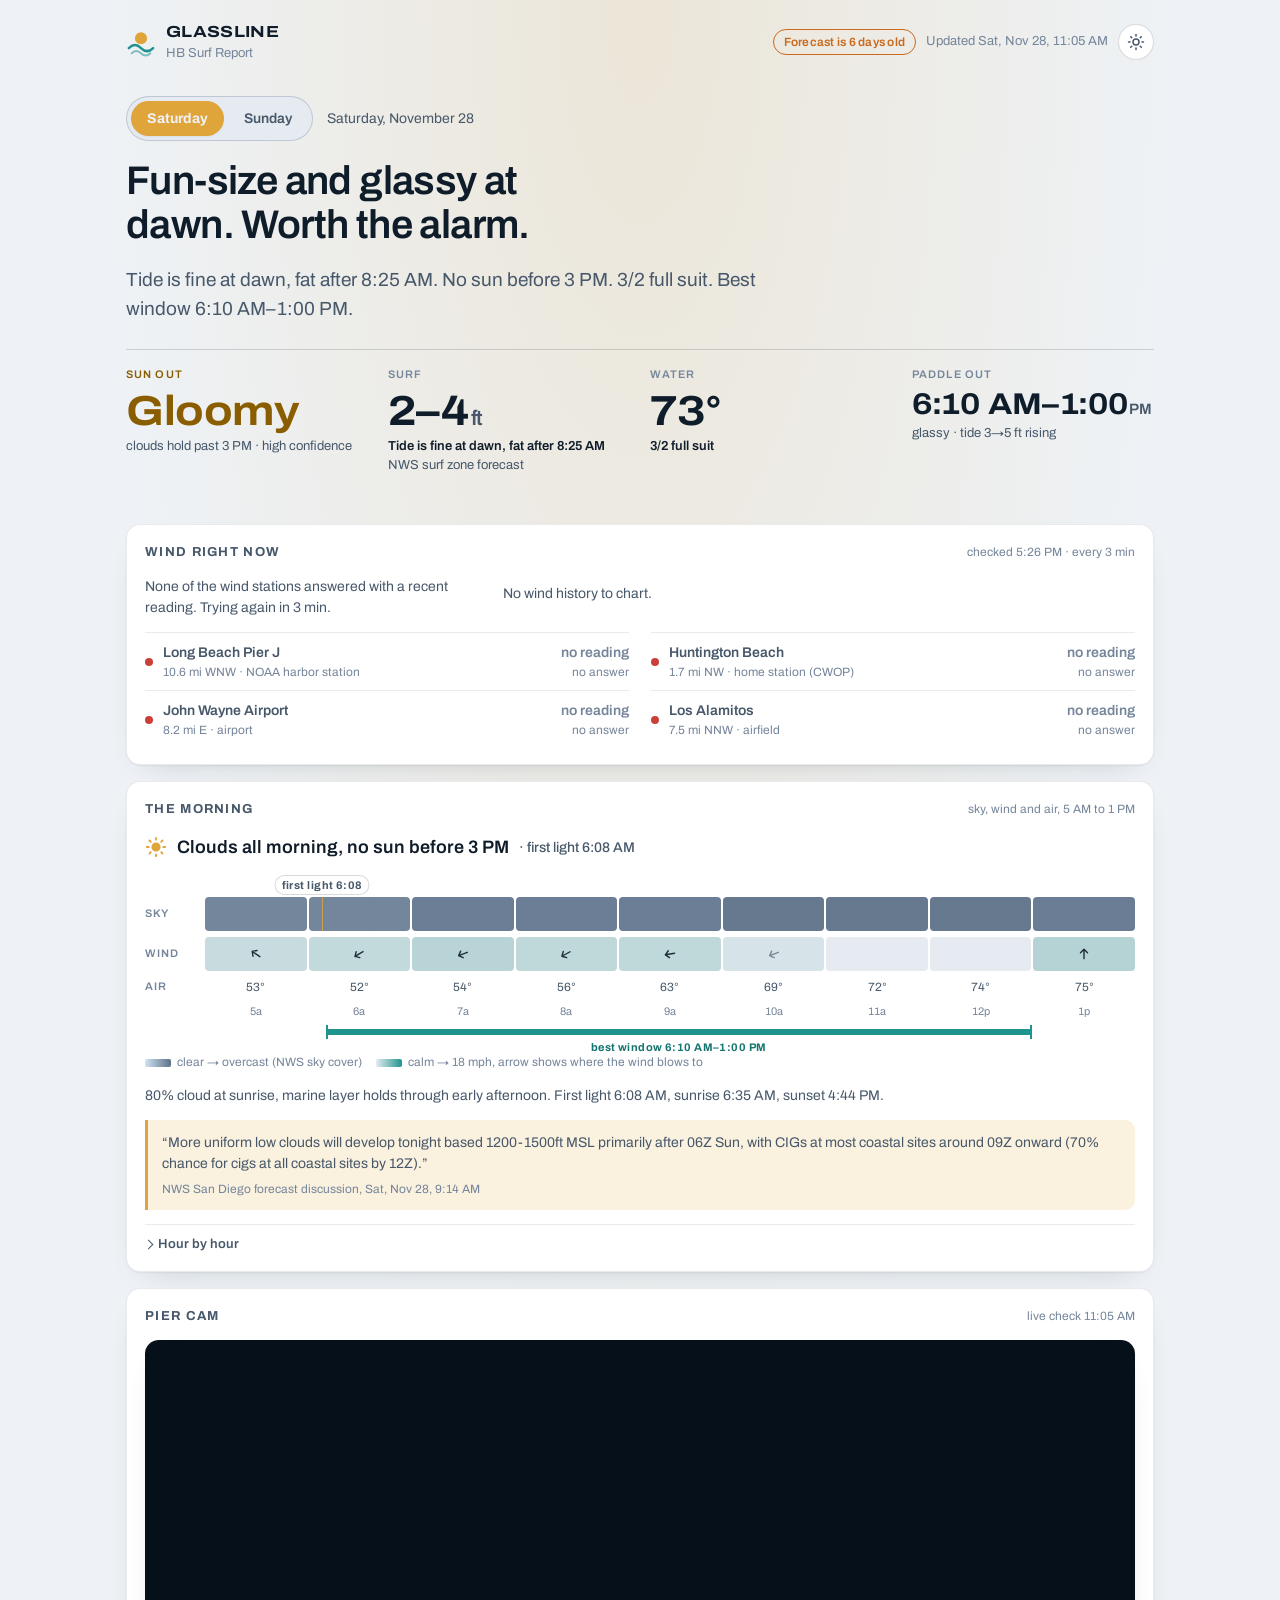
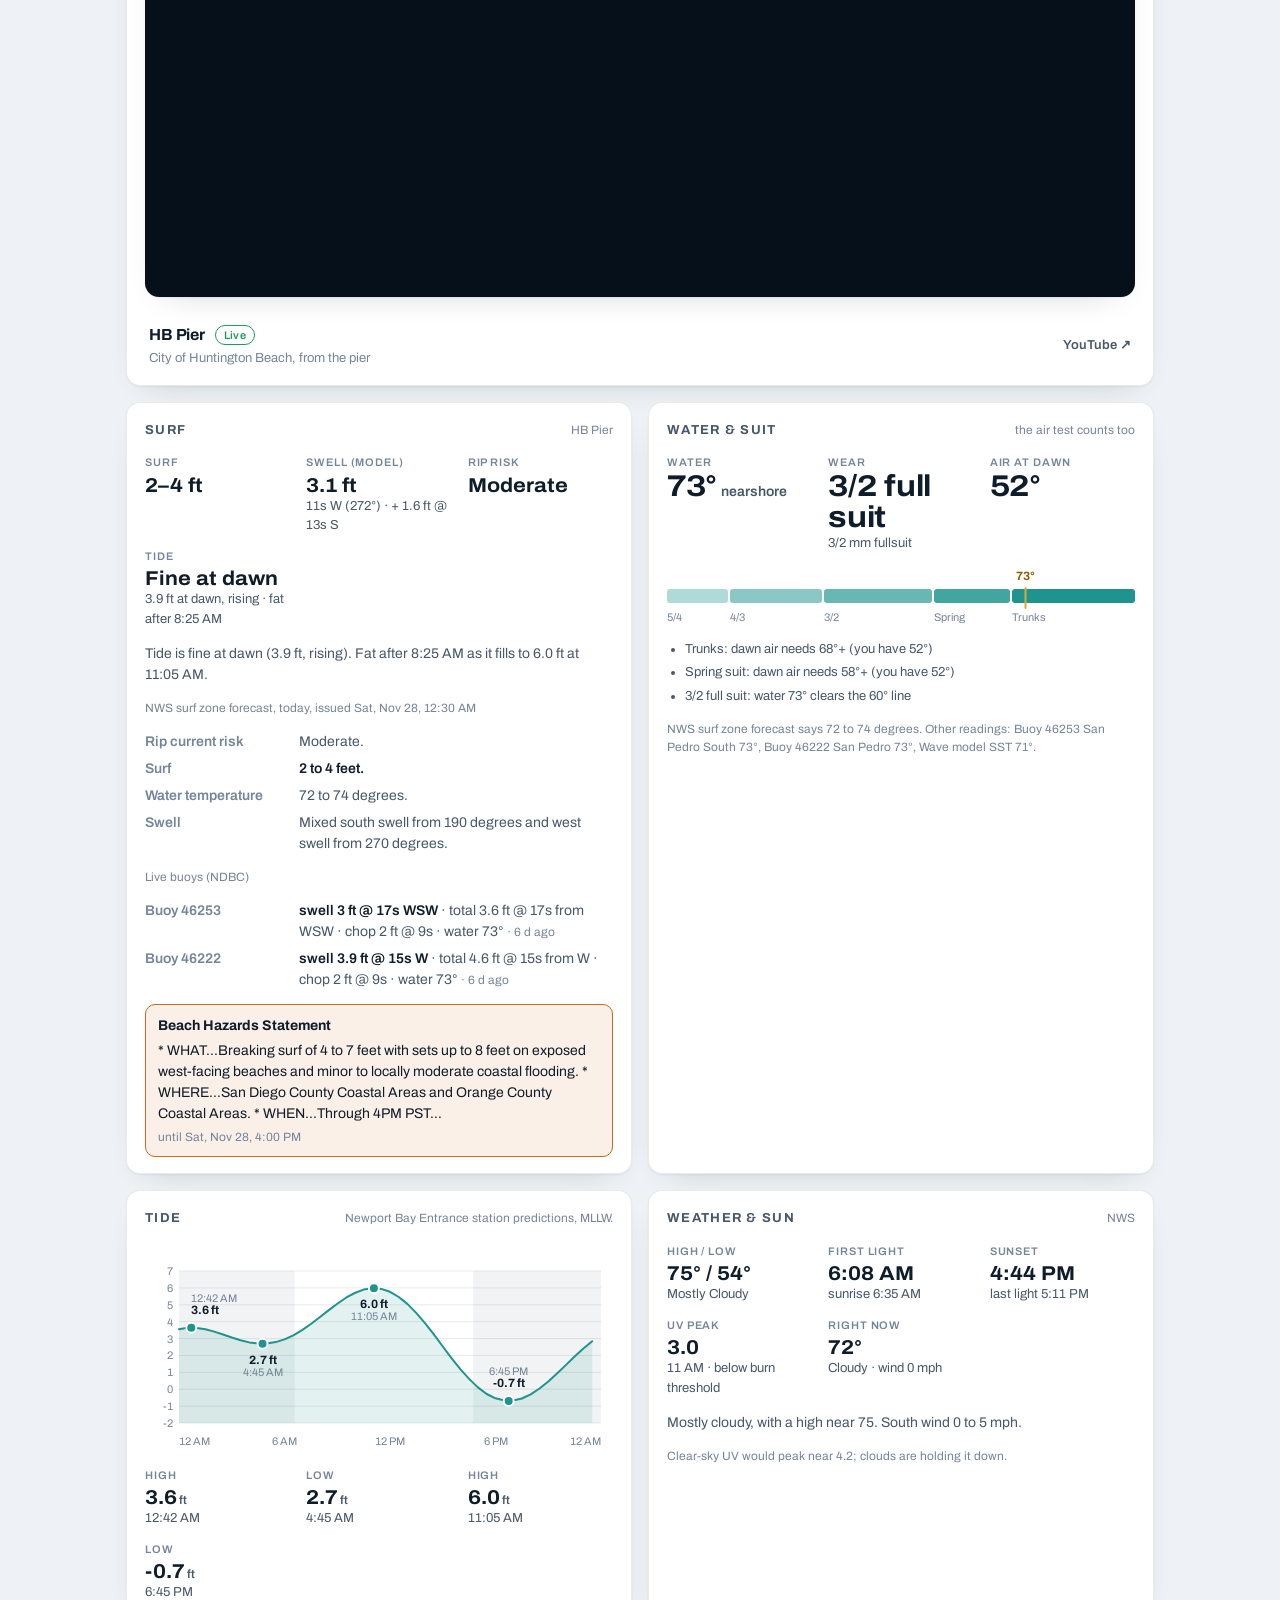
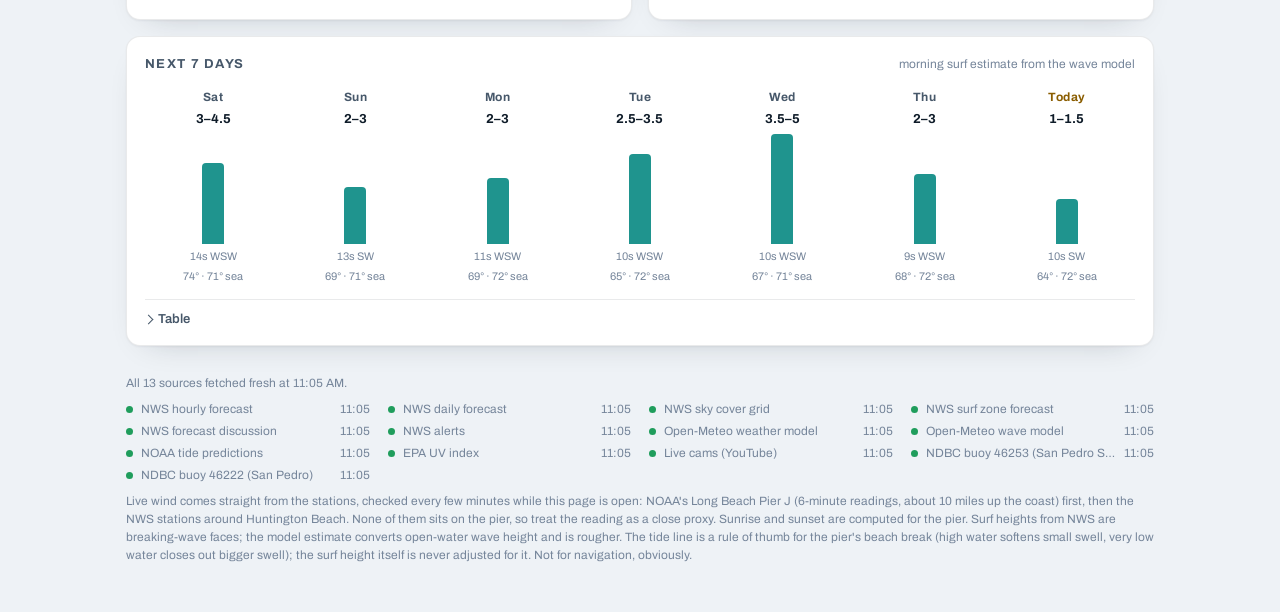
<file: site/index.html>
<!doctype html>
<html lang="en">
<head>
  <meta charset="utf-8">
  <meta name="viewport" content="width=device-width, initial-scale=1, viewport-fit=cover">
  <title>Glassline HB Surf Report</title>
  <meta name="description" content="Surf, live wind, water temperature, wetsuit call and sun-out time for Huntington Beach Pier.">
  <meta name="apple-mobile-web-app-title" content="Glassline">
  <meta name="robots" content="noindex, nofollow">
  <meta name="theme-color" content="#0b1520">
  <link rel="icon" href="data:image/svg+xml,%3Csvg xmlns='http://www.w3.org/2000/svg' viewBox='0 0 32 32'%3E%3Ccircle cx='16' cy='13' r='7' fill='%23f0b64a'/%3E%3Cpath d='M2 24c4-4 8-4 12 0s8 4 12 0' fill='none' stroke='%234dbdb5' stroke-width='3' stroke-linecap='round'/%3E%3C/svg%3E">
  <link rel="preconnect" href="https://fonts.googleapis.com">
  <link rel="preconnect" href="https://fonts.gstatic.com" crossorigin>
  <link rel="stylesheet" href="https://fonts.googleapis.com/css2?family=Archivo:ital,wdth,wght@0,62..125,100..900;1,62..125,100..900&display=swap">
  <link rel="stylesheet" href="styles.css">
</head>
<body>
  <div class="wrap">
    <header class="top">
      <div class="brand">
        <svg class="brand-mark" viewBox="0 0 32 32" aria-hidden="true">
          <circle cx="16" cy="12" r="6.5" fill="currentColor"/>
          <path d="M3 22.5c4.3-4.3 8.7-4.3 13 0s8.7 4.3 13 0" fill="none" stroke="var(--sea)" stroke-width="2.6" stroke-linecap="round"/>
          <path d="M6 28c3.3-3.3 6.7-3.3 10 0s6.7 3.3 10 0" fill="none" stroke="var(--sea)" stroke-width="2" stroke-linecap="round" opacity=".55"/>
        </svg>
        <div>
          <div class="brand-name">Glassline</div>
          <div class="brand-sub">HB Surf Report</div>
        </div>
      </div>
      <div class="top-meta">
        <span class="pill warn" id="stale" hidden></span>
        <span class="top-right">
          <span class="updated" id="updated">Loading…</span>
          <button class="icon-btn" id="theme" type="button" aria-label="Theme: system. Click to change.">
            <svg viewBox="0 0 24 24" fill="none" stroke="currentColor" stroke-width="2" stroke-linecap="round" aria-hidden="true">
              <circle cx="12" cy="12" r="4"/><path d="M12 2v2M12 20v2M4.9 4.9l1.4 1.4M17.7 17.7l1.4 1.4M2 12h2M20 12h2M4.9 19.1l1.4-1.4M17.7 6.3l1.4-1.4"/>
            </svg>
          </button>
        </span>
      </div>
    </header>

    <p id="loading" class="note">Loading the forecast…</p>
    <div id="error" class="error" hidden></div>

    <main id="main" hidden>
      <section class="hero" aria-labelledby="headline">
        <div class="hero-date">
          <div class="tabs" id="day-tabs" role="tablist" aria-label="Day"></div>
          <span id="day-pretty">—</span>
        </div>
        <h1 class="headline" id="headline">—</h1>
        <p class="subline" id="subline"></p>
        <div class="kpis">
          <div class="kpi kpi-hero" id="kpi-sun"><div class="kpi-label">Sun out</div><div class="kpi-value">—</div><div class="kpi-note"></div></div>
          <div class="kpi" id="kpi-surf"><div class="kpi-label">Surf</div><div class="kpi-value">—</div><div class="kpi-note"></div></div>
          <div class="kpi" id="kpi-water"><div class="kpi-label">Water</div><div class="kpi-value">—</div><div class="kpi-note"></div></div>
          <div class="kpi" id="kpi-window"><div class="kpi-label">Paddle out</div><div class="kpi-value">—</div><div class="kpi-note"></div></div>
        </div>
      </section>

      <div class="panels">
        <section class="card" aria-labelledby="h-live" id="live-card" hidden>
          <div class="card-head"><h2 id="h-live">Wind right now</h2><span class="card-meta" id="live-meta">checking the stations…</span></div>
          <div class="live-grid">
            <div class="live-read" id="live-read"></div>
            <div class="live-chart">
              <div class="chart" id="wind-chart"></div>
              <div class="legend" id="wind-legend"></div>
            </div>
          </div>
          <ul class="stations" id="live-stations"></ul>
        </section>

        <section class="card" aria-labelledby="h-morning">
          <div class="card-head"><h2 id="h-morning">The morning</h2><span class="card-meta">sky, wind and air, 5 AM to 1 PM</span></div>
          <p class="sun-line" id="sun-line"></p>
          <div class="strip" id="morning-strip"></div>
          <p class="note" id="sun-note"></p>
          <blockquote class="afd" id="afd" hidden></blockquote>
          <details>
            <summary>Hour by hour</summary>
            <div class="table-wrap">
              <table id="morning-table">
                <thead><tr><th>Hour</th><th class="num">Cloud</th><th>Sky</th><th>Wind</th><th>Surface</th><th class="num">Air</th></tr></thead>
                <tbody></tbody>
              </table>
            </div>
          </details>
        </section>

        <section class="card" aria-labelledby="h-cams" id="cams-card" hidden>
          <div class="card-head"><h2 id="h-cams">Pier cam</h2><span class="card-meta" id="cams-meta"></span></div>
          <div class="cam-stage" id="cam-stage"></div>
          <div class="cam-cap" id="cam-cap"></div>
        </section>

        <div class="grid-2">
          <section class="card" aria-labelledby="h-surf">
            <div class="card-head"><h2 id="h-surf">Surf</h2><span class="card-meta">HB Pier</span></div>
            <div id="surf-body" style="display:grid;gap:14px"></div>
            <div class="alerts" id="alerts" hidden></div>
          </section>

          <section class="card" aria-labelledby="h-water">
            <div class="card-head"><h2 id="h-water">Water &amp; suit</h2><span class="card-meta">the air test counts too</span></div>
            <div id="water-body" style="display:grid;gap:14px"></div>
          </section>

          <section class="card" aria-labelledby="h-tide">
            <div class="card-head"><h2 id="h-tide">Tide</h2><span class="card-meta" id="tide-now"></span></div>
            <div class="chart" id="tide-chart"></div>
            <div class="stat-grid" id="tide-list"></div>
          </section>

          <section class="card" aria-labelledby="h-weather">
            <div class="card-head"><h2 id="h-weather">Weather &amp; sun</h2><span class="card-meta">NWS</span></div>
            <div id="weather-body" style="display:grid;gap:14px"></div>
          </section>
        </div>

        <section class="card" aria-labelledby="h-week">
          <div class="card-head"><h2 id="h-week">Next 7 days</h2><span class="card-meta">morning surf estimate from the wave model</span></div>
          <div class="week" id="week"></div>
          <details>
            <summary>Table</summary>
            <div class="table-wrap">
              <table id="week-table">
                <thead><tr><th>Day</th><th>Surf est.</th><th class="num">Open water ft</th><th class="num">Period s</th><th>Dir</th><th class="num">Sea</th><th class="num">Air hi/lo</th></tr></thead>
                <tbody></tbody>
              </table>
            </div>
          </details>
        </section>

        <footer class="sources">
          <div id="sources-summary"></div>
          <ul class="src-list" id="sources"></ul>
          <div>Live wind comes straight from the stations, checked every few minutes while this page is open: NOAA's Long Beach Pier J (6-minute readings, about 10 miles up the coast) first, then the NWS stations around Huntington Beach. None of them sits on the pier, so treat the reading as a close proxy. Sunrise and sunset are computed for the pier. Surf heights from NWS are breaking-wave faces; the model estimate converts open-water wave height and is rougher. The tide line is a rule of thumb for the pier's beach break (high water softens small swell, very low water closes out bigger swell); the surf height itself is never adjusted for it. Not for navigation, obviously.</div>
        </footer>
      </div>
    </main>
  </div>
  <script src="app.js"></script>
</body>
</html>
</file>
<file: site/styles.css>
/* Glassline HB Surf Report — dawn patrol dashboard
   Layout: one column of stacked panels on a phone; a hero across the top and a
   two-column grid of panels from 760px. Dark ("pre-dawn") is the base theme
   because the page gets read at 5 AM; light ("after the burn-off") follows the
   OS or the toggle. */

:root {
  color-scheme: dark;
  --bg: #0b1520;
  --bg-2: #111e2c;
  --bg-3: #182837;
  --ink: #ecf2f7;
  --ink-2: #a9b8c7;
  --ink-3: #74869a;
  --line: rgba(236, 242, 247, 0.09);
  --line-2: rgba(236, 242, 247, 0.16);
  --accent: #f0b64a;
  --accent-text: #f4c467;
  --accent-soft: rgba(240, 182, 74, 0.14);
  --sea: #4dbdb5;
  --sea-text: #7fd6cf;
  --sea-soft: rgba(77, 189, 181, 0.13);
  --cloud: #9fb0c2;
  --sky-clear: #2a4360;
  --good: #4fc98a;
  --warn: #f2914f;
  --bad: #ef6b63;
  --shadow: 0 1px 0 rgba(255, 255, 255, 0.03) inset, 0 12px 40px -24px rgba(0, 0, 0, 0.8);
  --hero-glow: radial-gradient(60% 55% at 50% 0%, rgba(240, 182, 74, 0.18), rgba(240, 182, 74, 0) 70%);
  --font: "Archivo", "Helvetica Neue", Arial, sans-serif;
  --radius: 14px;
}

@media (prefers-color-scheme: light) {
  :root:not([data-theme="dark"]) {
    color-scheme: light;
    --bg: #eef2f6;
    --bg-2: #ffffff;
    --bg-3: #e5ebf1;
    --ink: #0f1c29;
    --ink-2: #47586a;
    --ink-3: #75859a;
    --line: rgba(15, 28, 41, 0.09);
    --line-2: rgba(15, 28, 41, 0.16);
    --accent: #e0a53a;
    --accent-text: #8a5d00;
    --accent-soft: rgba(224, 165, 58, 0.16);
    --sea: #1f948e;
    --sea-text: #157570;
    --sea-soft: rgba(31, 148, 142, 0.12);
    --cloud: #5d7087;
    --sky-clear: #cfe3f5;
    --good: #1f9d5c;
    --warn: #c96a1f;
    --bad: #c9403a;
    --shadow: 0 1px 2px rgba(15, 28, 41, 0.05), 0 12px 32px -22px rgba(15, 28, 41, 0.3);
    --hero-glow: radial-gradient(60% 55% at 50% 0%, rgba(224, 165, 58, 0.16), rgba(224, 165, 58, 0) 70%);
  }
}

:root[data-theme="light"] {
  color-scheme: light;
  --bg: #eef2f6;
  --bg-2: #ffffff;
  --bg-3: #e5ebf1;
  --ink: #0f1c29;
  --ink-2: #47586a;
  --ink-3: #75859a;
  --line: rgba(15, 28, 41, 0.09);
  --line-2: rgba(15, 28, 41, 0.16);
  --accent: #e0a53a;
  --accent-text: #8a5d00;
  --accent-soft: rgba(224, 165, 58, 0.16);
  --sea: #1f948e;
  --sea-text: #157570;
  --sea-soft: rgba(31, 148, 142, 0.12);
  --cloud: #5d7087;
  --sky-clear: #cfe3f5;
  --good: #1f9d5c;
  --warn: #c96a1f;
  --bad: #c9403a;
  --shadow: 0 1px 2px rgba(15, 28, 41, 0.05), 0 12px 32px -22px rgba(15, 28, 41, 0.3);
  --hero-glow: radial-gradient(60% 55% at 50% 0%, rgba(224, 165, 58, 0.16), rgba(224, 165, 58, 0) 70%);
}

* { box-sizing: border-box; }
html { -webkit-text-size-adjust: 100%; }
body {
  margin: 0;
  background: var(--bg);
  color: var(--ink);
  font-family: var(--font);
  font-size: 16px;
  line-height: 1.5;
  font-variation-settings: "wdth" 100;
  min-height: 100%;
  background-image: var(--hero-glow);
  background-repeat: no-repeat;
}
h1, h2, h3, p { margin: 0; }
a { color: inherit; }
button { font: inherit; color: inherit; }
svg { display: block; }
[hidden] { display: none !important; }

.wrap {
  width: min(1060px, 100%);
  margin-inline: auto;
  padding-inline: 16px;
  padding-block: 12px 48px;
}

/* ---------------------------------------------------------------- header */
.top {
  display: flex;
  flex-wrap: wrap;
  align-items: center;
  justify-content: space-between;
  gap: 10px 12px;
  padding-block: 8px 28px;
}
/* The brand yields first, so the meta block only drops to its own line when it
   cannot fit at all (the stale-forecast pill on a phone), never over the brand. */
.brand { display: flex; align-items: center; gap: 10px; min-width: 0; flex: 1 1 0; }
.brand-mark { width: 30px; height: 30px; color: var(--accent); flex: none; }
.brand-name {
  font-weight: 700;
  font-variation-settings: "wdth" 118;
  letter-spacing: 0.02em;
  font-size: 16px;
  text-transform: uppercase;
}
.brand-sub { color: var(--ink-3); font-size: 13px; }
.top-meta { display: flex; flex-wrap: wrap; align-items: center; justify-content: flex-end; gap: 8px 10px; color: var(--ink-3); font-size: 13px; }
.top-meta .updated { white-space: nowrap; }
.top-right { display: inline-flex; align-items: center; gap: 10px; }
.icon-btn {
  display: inline-flex; align-items: center; justify-content: center;
  width: 36px; height: 36px; border-radius: 999px;
  border: 1px solid var(--line-2); background: var(--bg-2); cursor: pointer;
  color: var(--ink-2);
}
.icon-btn:hover { color: var(--ink); border-color: var(--ink-3); }
.icon-btn:focus-visible, .tab:focus-visible, .cell:focus-visible, summary:focus-visible {
  outline: 2px solid var(--accent); outline-offset: 2px;
}
.icon-btn svg { width: 18px; height: 18px; }

/* ---------------------------------------------------------------- pills */
.pill {
  display: inline-flex; align-items: center; gap: 6px;
  padding: 3px 10px; border-radius: 999px; font-size: 12px; font-weight: 600;
  letter-spacing: 0.02em; border: 1px solid var(--line-2); color: var(--ink-2);
  white-space: nowrap;
}
.pill.warn { color: var(--warn); border-color: currentColor; }
.pill.bad { color: var(--bad); border-color: currentColor; }
.pill.good { color: var(--good); border-color: currentColor; }
.pill svg { width: 12px; height: 12px; }

/* ---------------------------------------------------------------- hero */
.hero { display: grid; gap: 18px; padding-block: 4px 34px; }
.hero-date { display: flex; flex-wrap: wrap; align-items: center; gap: 10px 14px; color: var(--ink-2); font-size: 14px; }
.tabs {
  display: inline-flex; gap: 4px; padding: 4px; border-radius: 999px;
  background: var(--bg-3); border: 1px solid color-mix(in oklab, var(--ink-3) 35%, transparent);
}
.tab {
  border: 0; background: transparent; padding: 7px 16px; border-radius: 999px;
  font-size: 14px; font-weight: 600; color: var(--ink-2); cursor: pointer;
  transition: background 0.15s ease, color 0.15s ease;
}
.tab:hover { color: var(--ink); }
.tab[aria-selected="true"] {
  background: var(--accent); color: var(--bg); font-weight: 700; box-shadow: var(--shadow);
}
.headline {
  font-size: clamp(26px, 4.6vw, 40px);
  font-weight: 600;
  line-height: 1.12;
  letter-spacing: -0.015em;
  text-wrap: balance;
  max-width: 22ch;
}
.subline { color: var(--ink-2); font-size: clamp(16px, 2.2vw, 19px); max-width: 60ch; text-wrap: pretty; }

.kpis {
  display: grid;
  grid-template-columns: repeat(2, minmax(0, 1fr));
  gap: 0 20px;
  border-top: 1px solid var(--line-2);
  margin-top: 8px;
}
@media (min-width: 760px) { .kpis { grid-template-columns: repeat(4, minmax(0, 1fr)); } }
.kpi { padding-block: 16px 14px; min-width: 0; }
.kpi + .kpi { border-top: 0; }
.kpi-label { font-size: 11px; font-weight: 600; letter-spacing: 0.1em; text-transform: uppercase; color: var(--ink-3); }
.kpi-value {
  font-size: clamp(30px, 4.5vw, 42px);
  font-weight: 700;
  font-variation-settings: "wdth" 112;
  line-height: 1.05;
  letter-spacing: -0.01em;
  margin-top: 6px;
  white-space: nowrap;
}
.kpi-value small { font-size: 0.5em; font-weight: 600; color: var(--ink-2); margin-left: 2px; font-variation-settings: "wdth" 100; }
.kpi-note { color: var(--ink-2); font-size: 13px; margin-top: 4px; text-wrap: pretty; }
.kpi-note b { color: var(--ink); font-weight: 600; }

/* ---------------------------------------------------------------- pier cam */
.cam-stage { position: relative; aspect-ratio: 16 / 9; border-radius: 14px; overflow: hidden; background: #06101a; box-shadow: var(--shadow); }
.cam-stage iframe { position: absolute; inset: 0; width: 100%; height: 100%; border: 0; display: block; }
.cam-cap { display: flex; align-items: center; justify-content: space-between; gap: 12px; padding: 12px 4px 0; }
.cam-text { min-width: 0; }
.cam-name { display: flex; align-items: center; gap: 10px; font-weight: 700; font-size: 16px; letter-spacing: -0.01em; }
.cam-name .pill { font-size: 11px; padding: 1px 8px; }
.cam-sub { color: var(--ink-3); font-size: 13px; margin-top: 2px; }
.cam-open { color: var(--ink-2); font-size: 13px; font-weight: 600; text-decoration: none; white-space: nowrap; }
.cam-open:hover { color: var(--ink); text-decoration: underline; }

/* ---------------------------------------------------------------- live wind */
.live-grid { display: grid; gap: 18px; align-items: center; }
@media (min-width: 760px) { .live-grid { grid-template-columns: minmax(260px, 330px) minmax(0, 1fr); gap: 28px; } }
.live-read { display: grid; gap: 12px; align-content: start; min-width: 0; }
.live-top { display: flex; align-items: center; gap: 16px; }
.live-num { display: grid; gap: 4px; min-width: 0; }
.live-val {
  font-size: clamp(40px, 9vw, 52px); font-weight: 700; font-variation-settings: "wdth" 112;
  line-height: 1; letter-spacing: -0.01em; white-space: nowrap;
}
.live-val small { font-size: 15px; font-weight: 600; color: var(--ink-2); margin-left: 5px; font-variation-settings: "wdth" 100; letter-spacing: 0; }
.live-sub { color: var(--ink-2); font-size: 13px; }
.live-tags { display: flex; flex-wrap: wrap; gap: 6px; margin-top: 4px; }
.live-src { display: flex; flex-wrap: wrap; align-items: center; gap: 6px 8px; color: var(--ink-3); font-size: 13px; }
.live-src a, .station .st-name { color: var(--ink-2); font-weight: 600; text-decoration: none; }
.live-src a:hover, .station .st-name:hover { color: var(--ink); text-decoration: underline; }
.pill.live { color: var(--good); border-color: currentColor; }
.pill.live::before {
  content: ""; width: 7px; height: 7px; border-radius: 50%; background: currentColor;
  box-shadow: 0 0 0 0 currentColor; animation: live-pulse 2s ease-out infinite;
}
@keyframes live-pulse {
  0% { box-shadow: 0 0 0 0 color-mix(in oklab, var(--good) 60%, transparent); }
  80%, 100% { box-shadow: 0 0 0 6px color-mix(in oklab, var(--good) 0%, transparent); }
}
.dial { width: 96px; height: 96px; flex: none; }
.dial-face { fill: var(--bg-3); stroke: var(--line-2); stroke-width: 1.5; }
.dial-sea { fill: color-mix(in oklab, var(--sea) 24%, transparent); }
.dial-shore { stroke: var(--sea); stroke-width: 1.5; stroke-dasharray: 3 3; opacity: 0.8; }
.dial-tick { stroke: var(--ink-3); stroke-width: 2; stroke-linecap: round; }
.dial-n { fill: var(--ink-3); font-size: 11px; font-weight: 700; font-family: var(--font); }
.dial-arrow { stroke: var(--ink); stroke-width: 6; stroke-linecap: round; }
.dial-head { fill: var(--ink); stroke: var(--ink); stroke-width: 2; stroke-linejoin: round; }
.dial-hub { fill: var(--ink-3); }
.live-chart { display: grid; gap: 8px; min-width: 0; }
.chart .future { fill: var(--ink); opacity: 0.035; }
.chart .fcst { fill: none; stroke: var(--ink-3); stroke-width: 1.8; stroke-dasharray: 5 4; stroke-linejoin: round; }
.chart .gust { fill: none; stroke: var(--sea); stroke-width: 1.6; stroke-dasharray: 0.1 4; stroke-linecap: round; opacity: 0.9; }
.chart .obs-dot { fill: var(--sea); stroke: var(--bg-2); stroke-width: 2.5; }
.chart .dir { fill: none; stroke: var(--ink-3); stroke-width: 1.6; stroke-linecap: round; stroke-linejoin: round; }
.chart .dir.obs { stroke: var(--sea-text); }
.chart circle.dir { fill: var(--ink-3); stroke: none; }
.chart circle.dir.obs { fill: var(--sea-text); }
.legend .sw.obs { background: var(--sea); height: 3px; }
.legend .sw.gust { height: 0; border-top: 2.5px dotted var(--sea); border-radius: 0; }
.legend .sw.fcst { height: 0; border-top: 2px dashed var(--ink-3); border-radius: 0; }
.stations {
  list-style: none; margin: 0; padding: 0; display: grid; gap: 0 22px;
  grid-template-columns: repeat(auto-fill, minmax(min(100%, 340px), 1fr));
}
.station {
  display: grid; grid-template-columns: auto minmax(0, 1fr) auto; align-items: center; gap: 10px;
  padding: 9px 0; border-top: 1px solid var(--line); font-size: 14px;
}
.station .dot { width: 8px; height: 8px; border-radius: 50%; background: var(--good); }
.station .dot.stale { background: var(--warn); }
.station .dot.off { background: var(--bad); }
.st-main, .st-read { display: grid; min-width: 0; }
.st-read { text-align: right; }
.station .st-name { overflow: hidden; text-overflow: ellipsis; white-space: nowrap; }
.station.lead .st-name { color: var(--ink); }
.st-val { font-weight: 700; white-space: nowrap; font-variant-numeric: tabular-nums; }
.st-val.muted { color: var(--ink-3); font-weight: 600; }
.st-sub { color: var(--ink-3); font-size: 12px; overflow: hidden; text-overflow: ellipsis; white-space: nowrap; }

/* ---------------------------------------------------------------- panels */
.panels { display: grid; gap: 16px; }
.grid-2 { display: grid; gap: 16px; }
@media (min-width: 760px) { .grid-2 { grid-template-columns: repeat(2, minmax(0, 1fr)); } }
.card {
  background: var(--bg-2);
  border: 1px solid var(--line);
  border-radius: var(--radius);
  padding: 18px 18px 16px;
  box-shadow: var(--shadow);
  min-width: 0;
  display: grid;
  gap: 14px;
  align-content: start;
}
.card-head { display: flex; align-items: baseline; justify-content: space-between; gap: 12px; flex-wrap: wrap; }
.card-head h2 { font-size: 13px; font-weight: 700; letter-spacing: 0.1em; text-transform: uppercase; color: var(--ink-2); }
.card-meta { color: var(--ink-3); font-size: 12px; }
.note { color: var(--ink-2); font-size: 14px; text-wrap: pretty; }
.note b, .stat-row b { color: var(--ink); font-weight: 600; }
.big { font-size: 30px; font-weight: 700; font-variation-settings: "wdth" 112; line-height: 1.05; letter-spacing: -0.01em; }
.big small { font-size: 14px; font-weight: 600; color: var(--ink-2); font-variation-settings: "wdth" 100; letter-spacing: 0; margin-left: 4px; }

.stat-grid { display: grid; grid-template-columns: repeat(auto-fit, minmax(120px, 1fr)); gap: 12px 16px; }
.stat { min-width: 0; }
.stat .lbl { font-size: 11px; font-weight: 600; letter-spacing: 0.08em; text-transform: uppercase; color: var(--ink-3); }
.stat .val { font-size: 20px; font-weight: 700; font-variation-settings: "wdth" 108; line-height: 1.2; margin-top: 2px; }
.stat .val small { font-size: 12px; color: var(--ink-2); font-weight: 600; font-variation-settings: "wdth" 100; margin-left: 2px; }
.stat .sub { color: var(--ink-2); font-size: 13px; }

.kv { display: grid; grid-template-columns: minmax(96px, 30%) 1fr; gap: 6px 14px; font-size: 14px; margin: 0; }
.kv dt { color: var(--ink-3); font-weight: 600; }
.kv dd { margin: 0; color: var(--ink-2); min-width: 0; overflow-wrap: anywhere; }
.kv dd b { color: var(--ink); font-weight: 600; }

blockquote.afd {
  margin: 0;
  padding: 12px 14px;
  border-left: 3px solid var(--accent);
  background: var(--accent-soft);
  border-radius: 0 10px 10px 0;
  font-size: 14px;
  color: var(--ink-2);
  text-wrap: pretty;
}
blockquote.afd cite { display: block; margin-top: 6px; font-style: normal; font-size: 12px; color: var(--ink-3); }

details { border-top: 1px solid var(--line); padding-top: 10px; }
summary { cursor: pointer; font-size: 13px; font-weight: 600; color: var(--ink-2); list-style: none; display: flex; align-items: center; gap: 6px; }
summary::-webkit-details-marker { display: none; }
summary::before { content: ""; width: 6px; height: 6px; border-right: 1.5px solid currentColor; border-bottom: 1.5px solid currentColor; transform: rotate(-45deg); transition: transform 0.15s; }
details[open] summary::before { transform: rotate(45deg); }
.table-wrap { overflow-x: auto; margin-top: 10px; }
table { border-collapse: collapse; width: 100%; font-size: 13px; }
th, td { text-align: left; padding: 6px 10px 6px 0; border-bottom: 1px solid var(--line); white-space: nowrap; }
th { color: var(--ink-3); font-weight: 600; font-size: 11px; letter-spacing: 0.06em; text-transform: uppercase; }
td.num, th.num { text-align: right; font-variant-numeric: tabular-nums; padding-right: 12px; }

/* ---------------------------------------------------------------- morning strip */
.strip { display: grid; gap: 6px; position: relative; }
.strip-row { display: grid; grid-template-columns: 52px 1fr; align-items: center; gap: 8px; }
.strip-row .row-lbl { font-size: 11px; font-weight: 600; letter-spacing: 0.08em; text-transform: uppercase; color: var(--ink-3); }
.cells { display: grid; grid-auto-flow: column; grid-auto-columns: minmax(0, 1fr); gap: 2px; position: relative; }
.cell {
  height: 34px; border-radius: 4px; position: relative; display: flex; align-items: center; justify-content: center;
  background: var(--bg-3); overflow: hidden; cursor: default;
}
.cell.sky { background: color-mix(in oklab, var(--cloud) calc(var(--v) * 1%), var(--sky-clear)); }
.cell.wind { background: color-mix(in oklab, var(--sea) calc(var(--v) * 1%), var(--bg-3)); }
.cell.temp { background: transparent; font-size: 12px; color: var(--ink-2); font-variant-numeric: tabular-nums; height: 20px; }
.cell .arrow { width: 14px; height: 14px; color: var(--ink); opacity: 0.9; transform: rotate(var(--rot)); }
.cell .arrow.faint { opacity: 0.45; }
.cell.sky .fog { position: absolute; inset: auto 0 3px; text-align: center; font-size: 9px; letter-spacing: 0.08em; text-transform: uppercase; color: var(--ink); opacity: 0.75; font-weight: 700; }
.hours { display: grid; grid-auto-flow: column; grid-auto-columns: minmax(0, 1fr); gap: 2px; font-size: 11px; color: var(--ink-3); text-align: center; font-variant-numeric: tabular-nums; }
.hours span:nth-child(even) { visibility: visible; }
@media (max-width: 420px) { .hours span:nth-child(even) { visibility: hidden; } }
@media (max-width: 520px) { .hide-narrow { display: none; } }
/* "6:40 AM–12:00 PM" may break after the dash (a <wbr> in the markup), nowhere else */
#kpi-window .kpi-value { font-size: clamp(24px, 6.6vw, 42px); white-space: normal; }
.overlay { position: absolute; inset: 0; pointer-events: none; }
.marker { position: absolute; top: 0; bottom: 0; width: 0; border-left: 1.5px dashed var(--ink-3); opacity: 0.9; }
.marker.sunrise { border-left-style: solid; border-color: var(--accent); opacity: 0.7; }
.marker-lbl {
  position: absolute; transform: translateX(-50%); white-space: nowrap; font-size: 11px; font-weight: 700; letter-spacing: 0.04em;
  color: var(--ink-2); background: var(--bg-2); padding: 1px 6px; border-radius: 999px; border: 1px solid var(--line-2);
}
.marker-lbl.gold { color: var(--accent-text); border-color: var(--accent); }
.sun-dot {
  position: absolute; width: 22px; height: 22px; border-radius: 50%; transform: translate(-50%, -50%);
  background: var(--accent); box-shadow: 0 0 0 3px var(--bg-2), 0 0 24px 6px var(--accent-soft), 0 0 40px 10px var(--accent-soft);
}
.window-bar { position: relative; height: 22px; margin-left: 60px; }
.window-span {
  position: absolute; top: 4px; height: 6px; border-radius: 3px; background: var(--sea);
}
.window-span::before, .window-span::after { content: ""; position: absolute; top: -4px; width: 2px; height: 14px; background: var(--sea); }
.window-span::before { left: 0; } .window-span::after { right: 0; }
.window-lbl { position: absolute; top: 14px; font-size: 11px; font-weight: 700; color: var(--sea-text); letter-spacing: 0.04em; white-space: nowrap; transform: translateX(-50%); }
.legend { display: flex; flex-wrap: wrap; gap: 6px 14px; font-size: 12px; color: var(--ink-3); }
.legend .sw { display: inline-block; width: 26px; height: 8px; border-radius: 2px; vertical-align: middle; margin-right: 6px; }
.legend .sw.sky { background: linear-gradient(90deg, var(--sky-clear), var(--cloud)); }
.legend .sw.wind { background: linear-gradient(90deg, var(--bg-3), var(--sea)); }

/* ---------------------------------------------------------------- tide chart */
.chart { position: relative; width: 100%; }
.chart svg { width: 100%; height: auto; overflow: visible; }
.chart .grid { stroke: var(--line); stroke-width: 1; }
.chart .axis { fill: var(--ink-3); font-size: 11px; font-family: var(--font); font-variant-numeric: tabular-nums; }
.chart .night { fill: var(--ink); opacity: 0.05; }
.chart .area { fill: var(--sea); opacity: 0.12; }
.chart .line { fill: none; stroke: var(--sea); stroke-width: 2; stroke-linejoin: round; stroke-linecap: round; }
.chart .dot { fill: var(--sea); stroke: var(--bg-2); stroke-width: 2; }
.chart .dot-lbl { fill: var(--ink); font-size: 12px; font-weight: 700; font-family: var(--font); }
.chart .dot-sub { fill: var(--ink-3); font-size: 11px; font-family: var(--font); }
.chart .now { stroke: var(--accent); stroke-width: 1.5; }
.chart .now-dot { fill: var(--accent); stroke: var(--bg-2); stroke-width: 2; }
.chart .now-lbl { fill: var(--accent-text); font-size: 11px; font-weight: 700; font-family: var(--font); }
.chart .xhair { stroke: var(--ink-3); stroke-width: 1; pointer-events: none; }
.chart .xdot { fill: var(--ink); stroke: var(--bg-2); stroke-width: 2; pointer-events: none; }
.chart .hit { fill: transparent; cursor: crosshair; }

/* ---------------------------------------------------------------- suit meter */
.meter { position: relative; padding-top: 22px; }
.meter-track { display: flex; gap: 2px; height: 14px; }
.meter-seg { border-radius: 3px; background: var(--sea); flex: var(--w) 0 0; opacity: var(--o); }
.meter-lbls { display: flex; gap: 2px; margin-top: 6px; font-size: 11px; color: var(--ink-3); }
.meter-lbls span { flex: var(--w) 0 0; min-width: 0; overflow: hidden; text-overflow: ellipsis; white-space: nowrap; }
.meter-pin { position: absolute; top: 0; transform: translateX(-50%); display: grid; justify-items: center; gap: 2px; }
.meter-pin .pin-lbl { font-size: 12px; font-weight: 700; color: var(--accent-text); white-space: nowrap; }
.meter-pin .pin-tick { width: 2px; height: 22px; background: var(--accent); border-radius: 1px; }
.suit-alt { font-size: 14px; color: var(--ink-2); padding: 10px 12px; border-radius: 10px; background: var(--bg-3); text-wrap: pretty; }
.reasons { margin: 0; padding-left: 18px; color: var(--ink-2); font-size: 13px; display: grid; gap: 4px; }

/* ---------------------------------------------------------------- week */
.week { display: grid; grid-template-columns: repeat(7, minmax(0, 1fr)); gap: 6px; }
.day { display: grid; justify-items: center; gap: 4px; min-width: 0; text-align: center; }
.day .d-lbl { font-size: 12px; font-weight: 700; color: var(--ink-2); letter-spacing: 0.04em; }
.day.today .d-lbl { color: var(--accent-text); }
.day .bar-box { height: 110px; display: flex; align-items: flex-end; width: 100%; justify-content: center; }
.day .bar { width: 22px; border-radius: 4px 4px 0 0; background: var(--sea); min-height: 4px; }
.day .d-val { font-size: 13px; font-weight: 700; font-variant-numeric: tabular-nums; }
.day .d-sub { font-size: 11px; color: var(--ink-3); white-space: nowrap; overflow: hidden; text-overflow: ellipsis; max-width: 100%; }
@media (max-width: 480px) { .day .d-sub { display: none; } .day .bar { width: 16px; } }

/* ---------------------------------------------------------------- sources */
.sources { display: grid; gap: 8px; color: var(--ink-3); font-size: 12px; padding-top: 12px; }
.src-list { display: grid; grid-template-columns: repeat(auto-fill, minmax(230px, 1fr)); gap: 4px 18px; margin: 0; padding: 0; list-style: none; }
.src-list li { display: flex; align-items: center; gap: 8px; min-width: 0; }
.src-list .dot { width: 7px; height: 7px; border-radius: 50%; background: var(--good); flex: none; }
.src-list .dot.stale { background: var(--warn); }
.src-list .dot.off { background: var(--bad); }
.src-list .nm { overflow: hidden; text-overflow: ellipsis; white-space: nowrap; }
.src-list .st { margin-left: auto; white-space: nowrap; }

/* ---------------------------------------------------------------- tooltip */
.tip {
  position: fixed; z-index: 10; pointer-events: none;
  background: var(--bg-2); color: var(--ink); border: 1px solid var(--line-2); border-radius: 8px;
  padding: 8px 10px; font-size: 12px; line-height: 1.35; box-shadow: var(--shadow); max-width: 220px;
  opacity: 0; transform: translateY(4px); transition: opacity 0.12s, transform 0.12s;
}
.tip.on { opacity: 1; transform: none; }
.tip b { font-size: 13px; }
.tip .muted { color: var(--ink-3); }

.error { padding: 16px; border-radius: 12px; border: 1px solid var(--bad); color: var(--ink-2); }
.alerts { display: grid; gap: 8px; }
.alert { display: grid; gap: 4px; padding: 10px 12px; border-radius: 10px; border: 1px solid var(--warn); background: color-mix(in oklab, var(--warn) 10%, transparent); font-size: 14px; }
.alert b { color: var(--ink); }
.alert .muted { color: var(--ink-3); font-size: 12px; }

@media (prefers-reduced-motion: reduce) {
  * { transition: none !important; animation: none !important; }
}

/* ---------------------------------------------------------------- sun emphasis */
.kpi-hero .kpi-label { color: var(--accent-text); }
.kpi-hero .kpi-value { color: var(--accent-text); }
.sun-line { display: flex; align-items: center; gap: 10px; font-size: 18px; font-weight: 600; color: var(--ink); }
.sun-line .sun-ico { width: 22px; height: 22px; color: var(--accent); flex: none; }
.sun-line small { font-weight: 500; color: var(--ink-2); font-size: 14px; }
.marker.sunrise { border-left-style: solid; border-color: var(--ink-3); opacity: 0.35; }
.marker.first-light { border-left-style: solid; border-color: var(--accent); opacity: 0.8; }
</file>
